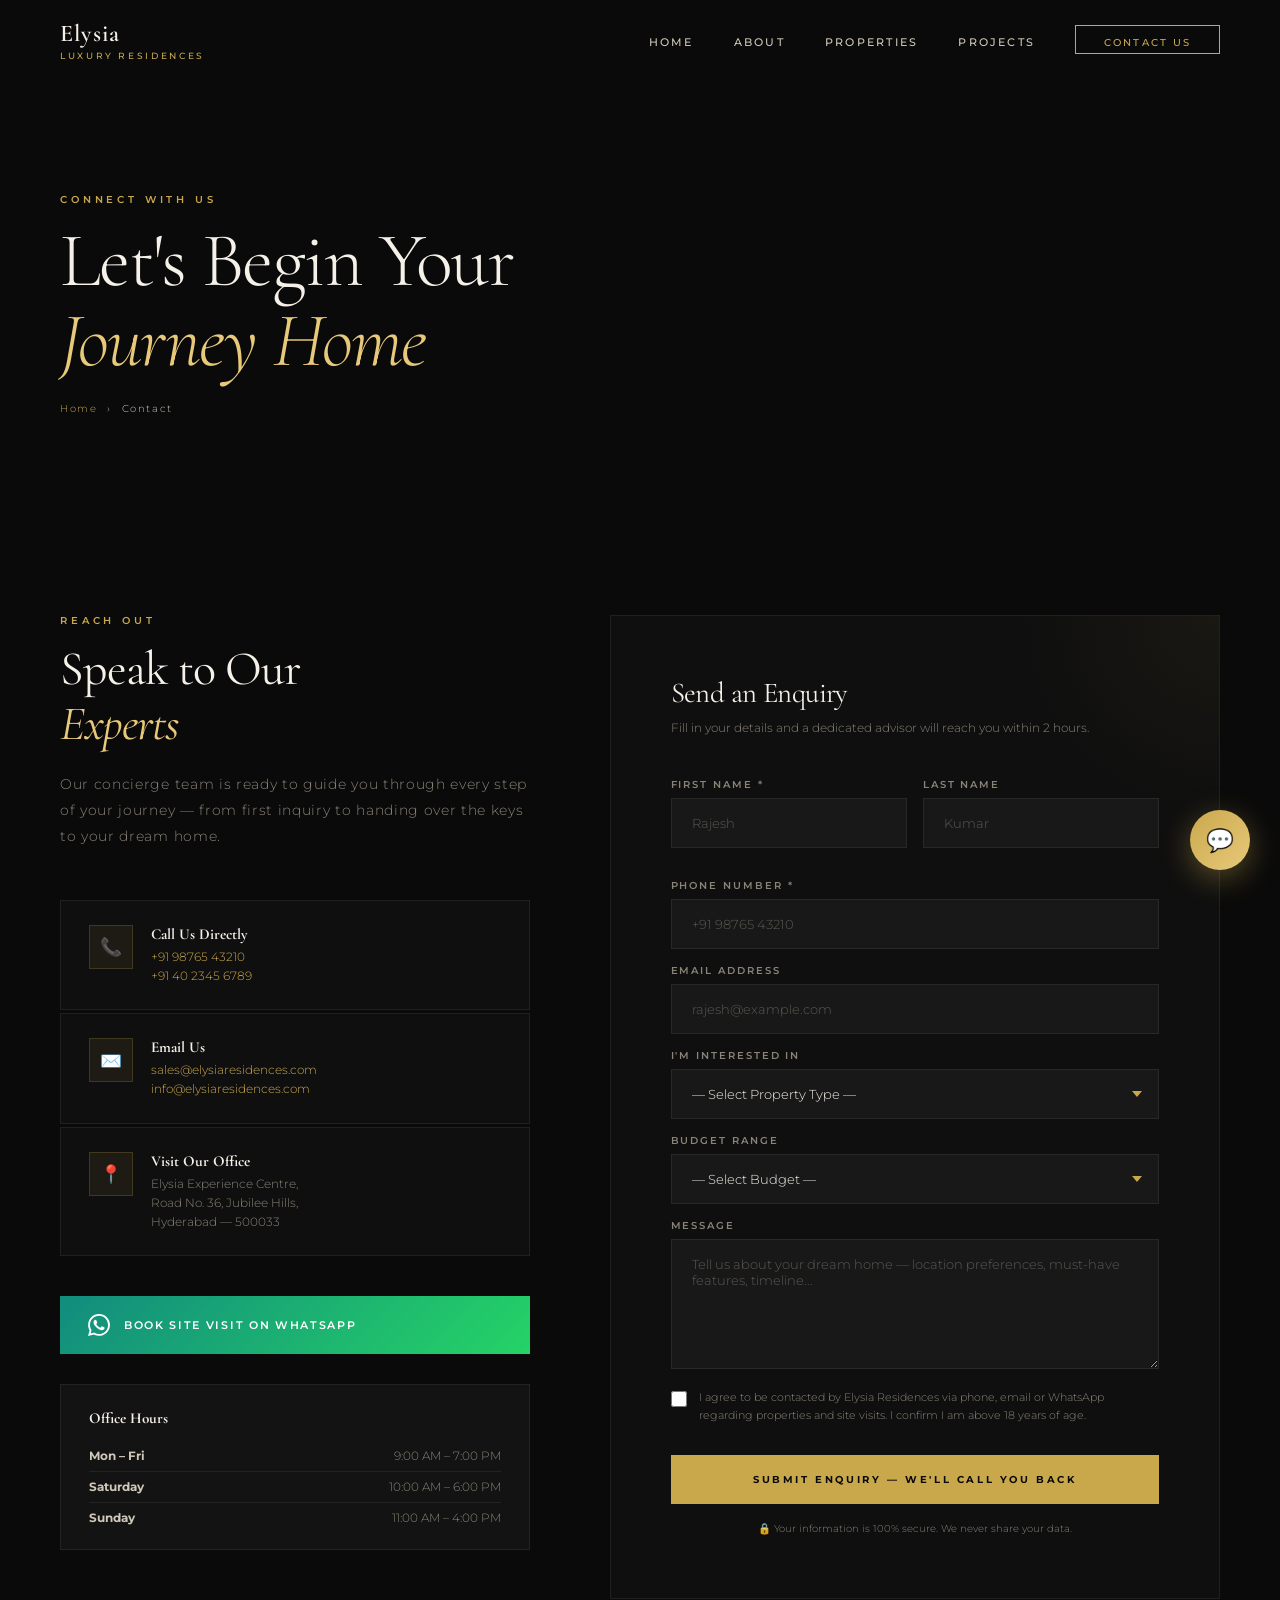
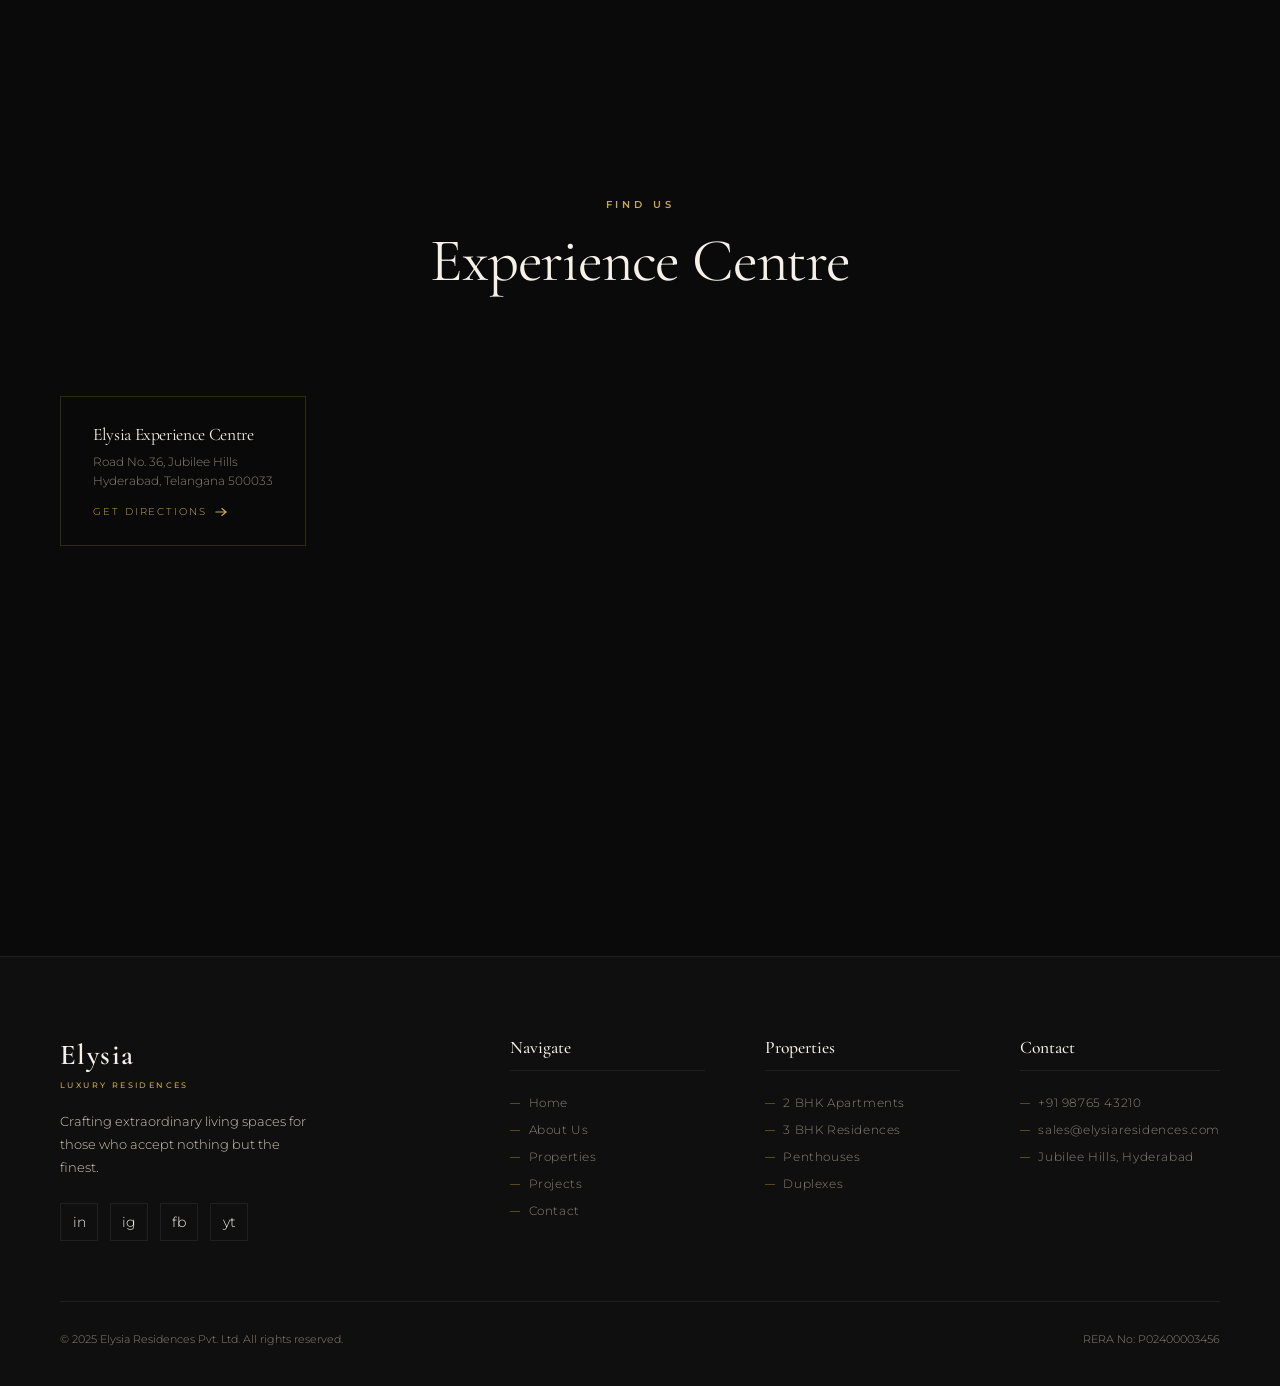
<file: contact.html>
<!DOCTYPE html>
<html lang="en">
<head>
  <meta charset="UTF-8" />
  <meta name="viewport" content="width=device-width, initial-scale=1.0" />
  <title>Contact — Elysia Residences</title>
  <link rel="stylesheet" href="shared.css" />
  <style>
    .page-hero {
      height: 55vh;
      min-height: 400px;
      position: relative;
      display: flex;
      align-items: flex-end;
      padding: 80px 60px;
      overflow: hidden;
    }
    .page-hero-bg {
      position: absolute; inset: 0;
      background:
        linear-gradient(180deg, rgba(10,10,10,0.3) 0%, rgba(10,10,10,0.9) 100%),
        url('https://images.unsplash.com/photo-1497366216548-37526070297c?w=1600&q=80') center/cover no-repeat;
    }
    .page-hero-content { position: relative; z-index: 1; }
    .page-hero-title {
      font-family: var(--font-serif);
      font-size: clamp(3rem, 6vw, 5.5rem);
      font-weight: 300; color: var(--white);
      line-height: 1.05; margin-bottom: 20px;
    }
    .breadcrumb {
      display: flex; align-items: center; gap: 10px;
      font-size: 0.65rem; letter-spacing: 0.15em; color: var(--gray);
    }
    .breadcrumb a { color: var(--gold); }
    .breadcrumb span { color: var(--white2); }

    /* CONTACT SECTION */
    .contact-section {
      padding: 120px 60px 140px;
      display: grid;
      grid-template-columns: 1fr 1.3fr;
      gap: 80px;
      align-items: start;
    }

    /* INFO SIDE */
    .contact-info {
      position: sticky;
      top: 100px;
    }

    .contact-info .section-title {
      font-size: clamp(2rem, 4vw, 3rem);
      margin-bottom: 20px;
    }

    .contact-info .section-sub {
      margin-bottom: 50px;
      max-width: 100%;
    }

    .info-cards {
      display: flex;
      flex-direction: column;
      gap: 3px;
      margin-bottom: 40px;
    }

    .info-card {
      padding: 24px 28px;
      background: var(--bg2);
      border: 1px solid var(--border2);
      display: flex;
      align-items: flex-start;
      gap: 18px;
      transition: var(--transition);
    }

    .info-card:hover {
      border-color: var(--border);
      background: var(--glass2);
    }

    .info-card-icon {
      width: 44px; height: 44px;
      background: var(--glass2);
      border: 1px solid var(--border);
      display: flex;
      align-items: center;
      justify-content: center;
      font-size: 1.1rem;
      flex-shrink: 0;
    }

    .info-card-content h5 {
      font-family: var(--font-serif);
      font-size: 0.95rem;
      color: var(--white);
      margin-bottom: 4px;
    }

    .info-card-content p {
      font-size: 0.75rem;
      color: var(--gray);
      line-height: 1.6;
    }

    .info-card-content a {
      color: var(--gold);
      transition: var(--transition);
    }

    .info-card-content a:hover { color: var(--gold2); }

    .whatsapp-btn {
      display: flex;
      align-items: center;
      gap: 14px;
      padding: 18px 28px;
      background: linear-gradient(135deg, #128c7e, #25d366);
      color: #fff;
      font-size: 0.7rem;
      font-weight: 600;
      letter-spacing: 0.15em;
      text-transform: uppercase;
      border: none;
      cursor: pointer;
      width: 100%;
      transition: var(--transition);
      text-decoration: none;
    }

    .whatsapp-btn:hover {
      background: linear-gradient(135deg, #075e54, #128c7e);
      transform: translateY(-2px);
      box-shadow: 0 10px 30px rgba(37,211,102,0.3);
    }

    .whatsapp-btn svg {
      width: 22px; height: 22px;
      flex-shrink: 0;
    }

    .office-hours {
      margin-top: 30px;
      padding: 24px 28px;
      background: var(--glass);
      border: 1px solid var(--border2);
    }

    .office-hours h5 {
      font-family: var(--font-serif);
      font-size: 0.95rem;
      color: var(--white);
      margin-bottom: 14px;
    }

    .hours-row {
      display: flex;
      justify-content: space-between;
      font-size: 0.72rem;
      padding: 8px 0;
      border-bottom: 1px solid var(--border2);
      color: var(--gray);
    }

    .hours-row:last-child { border: none; padding-bottom: 0; }
    .hours-row strong { color: var(--white2); }

    /* FORM SIDE */
    .contact-form-wrap {
      background: var(--bg2);
      border: 1px solid var(--border2);
      padding: 60px;
      position: relative;
      overflow: hidden;
    }

    .contact-form-wrap::before {
      content: '';
      position: absolute;
      top: 0; right: 0;
      width: 200px; height: 200px;
      background: radial-gradient(circle at top right, rgba(201,168,76,0.06) 0%, transparent 70%);
      pointer-events: none;
    }

    .form-title {
      font-family: var(--font-serif);
      font-size: 1.8rem;
      color: var(--white);
      margin-bottom: 8px;
    }

    .form-sub {
      font-size: 0.75rem;
      color: var(--gray);
      margin-bottom: 40px;
    }

    .form-row {
      display: grid;
      grid-template-columns: 1fr 1fr;
      gap: 16px;
      margin-bottom: 16px;
    }

    .form-group {
      margin-bottom: 16px;
      position: relative;
    }

    .form-group label {
      display: block;
      font-size: 0.6rem;
      font-weight: 600;
      letter-spacing: 0.2em;
      text-transform: uppercase;
      color: var(--gray);
      margin-bottom: 8px;
      transition: var(--transition);
    }

    .form-group:focus-within label {
      color: var(--gold);
    }

    .form-control {
      width: 100%;
      padding: 16px 20px;
      background: var(--glass);
      border: 1px solid var(--border2);
      color: var(--white);
      font-family: var(--font-sans);
      font-size: 0.82rem;
      font-weight: 300;
      outline: none;
      transition: var(--transition);
      -webkit-appearance: none;
    }

    .form-control:focus {
      border-color: var(--gold);
      background: rgba(201,168,76,0.04);
      box-shadow: 0 0 0 3px rgba(201,168,76,0.08);
    }

    .form-control::placeholder {
      color: rgba(138,132,120,0.6);
    }

    textarea.form-control {
      resize: vertical;
      min-height: 130px;
    }

    select.form-control {
      cursor: pointer;
      background-image: url("data:image/svg+xml,%3Csvg xmlns='http://www.w3.org/2000/svg' width='10' height='6'%3E%3Cpath d='M0 0l5 6 5-6z' fill='%23c9a84c'/%3E%3C/svg%3E");
      background-repeat: no-repeat;
      background-position: right 16px center;
      padding-right: 40px;
    }

    .form-consent {
      display: flex;
      align-items: flex-start;
      gap: 12px;
      margin-bottom: 30px;
    }

    .form-consent input {
      width: 16px; height: 16px;
      margin-top: 2px;
      accent-color: var(--gold);
      flex-shrink: 0;
      cursor: pointer;
    }

    .form-consent label {
      font-size: 0.7rem;
      color: var(--gray);
      line-height: 1.6;
      cursor: pointer;
    }

    .form-submit {
      width: 100%;
      padding: 18px;
      background: var(--gold);
      color: var(--bg);
      font-family: var(--font-sans);
      font-size: 0.65rem;
      font-weight: 700;
      letter-spacing: 0.25em;
      text-transform: uppercase;
      border: none;
      cursor: pointer;
      position: relative;
      overflow: hidden;
      transition: var(--transition);
    }

    .form-submit::before {
      content: '';
      position: absolute;
      top: 0; left: -100%;
      width: 100%; height: 100%;
      background: rgba(255,255,255,0.15);
      transition: left 0.4s ease;
    }

    .form-submit:hover {
      background: var(--gold2);
      transform: translateY(-2px);
      box-shadow: 0 10px 40px rgba(201,168,76,0.4);
    }

    .form-submit:hover::before { left: 100%; }

    .form-submit.submitted {
      background: #10b981;
      pointer-events: none;
    }

    .form-note {
      font-size: 0.65rem;
      color: var(--gray);
      text-align: center;
      margin-top: 16px;
    }

    /* MAP SECTION */
    .map-section {
      padding: 0 0 120px;
    }

    .map-header {
      padding: 60px 60px 40px;
      text-align: center;
    }

    .map-container {
      height: 480px;
      position: relative;
      overflow: hidden;
    }

    .map-container iframe {
      width: 100%;
      height: 100%;
      border: none;
      filter: grayscale(0.8) brightness(0.7) contrast(1.1);
      transition: filter 0.5s ease;
    }

    .map-container:hover iframe {
      filter: grayscale(0.3) brightness(0.85);
    }

    .map-overlay-card {
      position: absolute;
      top: 40px; left: 60px;
      background: rgba(10,10,10,0.92);
      backdrop-filter: blur(20px);
      border: 1px solid var(--border);
      padding: 28px 32px;
      max-width: 280px;
    }

    .map-overlay-card h4 {
      font-family: var(--font-serif);
      font-size: 1.1rem;
      color: var(--white);
      margin-bottom: 8px;
    }

    .map-overlay-card p {
      font-size: 0.72rem;
      color: var(--gray);
      line-height: 1.6;
      margin-bottom: 16px;
    }

    .map-get-directions {
      font-size: 0.6rem;
      letter-spacing: 0.2em;
      text-transform: uppercase;
      color: var(--gold);
      display: flex;
      align-items: center;
      gap: 8px;
    }

    /* SUCCESS MSG */
    .success-message {
      display: none;
      padding: 20px;
      background: rgba(16,185,129,0.1);
      border: 1px solid rgba(16,185,129,0.3);
      color: #10b981;
      font-size: 0.8rem;
      text-align: center;
      margin-top: 16px;
    }

    .success-message.show { display: block; }

    @media (max-width: 1024px) {
      .contact-section { grid-template-columns: 1fr; gap: 50px; padding: 80px 30px 100px; }
      .contact-info { position: relative; top: 0; }
      .contact-form-wrap { padding: 40px 30px; }
      .map-section { padding: 0 0 80px; }
      .map-header { padding: 40px 30px 30px; }
      .map-container { height: 400px; }
      .map-overlay-card { left: 20px; top: 20px; }
    }

    @media (max-width: 768px) {
      .page-hero { padding: 60px 20px; }
      .contact-section { padding: 60px 20px 80px; }
      .form-row { grid-template-columns: 1fr; }
      .contact-form-wrap { padding: 30px 20px; }
      .map-header { padding: 30px 20px 20px; }
      .map-container { height: 350px; }
      .map-overlay-card { display: none; }
    }
  </style>
</head>
<body>

<nav class="navbar">
  <div class="navbar-logo">
    <span class="logo-name">Elysia</span>
    <span class="logo-tag">Luxury Residences</span>
  </div>
  <ul class="navbar-links">
    <li><a href="index.html">Home</a></li>
    <li><a href="about.html">About</a></li>
    <li><a href="properties.html">Properties</a></li>
    <li><a href="projects.html">Projects</a></li>
    <li><a href="contact.html" class="active navbar-cta">Contact Us</a></li>
  </ul>
  <div class="hamburger"><span></span><span></span><span></span></div>
</nav>

<div class="mobile-menu">
  <a href="index.html">Home</a>
  <a href="about.html">About</a>
  <a href="properties.html">Properties</a>
  <a href="projects.html">Projects</a>
  <a href="contact.html">Contact</a>
</div>

<!-- PAGE HERO -->
<section class="page-hero">
  <div class="page-hero-bg"></div>
  <div class="page-hero-content fade-in">
    <span class="section-label">Connect With Us</span>
    <h1 class="page-hero-title">Let's Begin Your<br><em style="font-style:italic;color:var(--gold2)">Journey Home</em></h1>
    <div class="breadcrumb">
      <a href="index.html">Home</a>
      <span>›</span>
      <span>Contact</span>
    </div>
  </div>
</section>

<!-- CONTACT SECTION -->
<section class="contact-section">

  <!-- INFO -->
  <div class="contact-info">
    <span class="section-label fade-in">Reach Out</span>
    <h2 class="section-title fade-in">Speak to Our<br><em style="font-style:italic;color:var(--gold2)">Experts</em></h2>
    <p class="section-sub fade-in">Our concierge team is ready to guide you through every step of your journey — from first inquiry to handing over the keys to your dream home.</p>

    <div class="info-cards fade-in">
      <div class="info-card">
        <div class="info-card-icon">📞</div>
        <div class="info-card-content">
          <h5>Call Us Directly</h5>
          <p><a href="tel:+919876543210">+91 98765 43210</a><br>
          <a href="tel:+914023456789">+91 40 2345 6789</a></p>
        </div>
      </div>
      <div class="info-card">
        <div class="info-card-icon">✉️</div>
        <div class="info-card-content">
          <h5>Email Us</h5>
          <p><a href="mailto:sales@elysiaresidences.com">sales@elysiaresidences.com</a><br>
          <a href="mailto:info@elysiaresidences.com">info@elysiaresidences.com</a></p>
        </div>
      </div>
      <div class="info-card">
        <div class="info-card-icon">📍</div>
        <div class="info-card-content">
          <h5>Visit Our Office</h5>
          <p>Elysia Experience Centre,<br>Road No. 36, Jubilee Hills,<br>Hyderabad — 500033</p>
        </div>
      </div>
    </div>

    <a href="https://wa.me/919876543210?text=Hi,%20I%27m%20interested%20in%20booking%20a%20site%20visit%20for%20Elysia%20Residences" class="whatsapp-btn" target="_blank">
      <svg viewBox="0 0 24 24" fill="currentColor">
        <path d="M17.472 14.382c-.297-.149-1.758-.867-2.03-.967-.273-.099-.471-.148-.67.15-.197.297-.767.966-.94 1.164-.173.199-.347.223-.644.075-.297-.15-1.255-.463-2.39-1.475-.883-.788-1.48-1.761-1.653-2.059-.173-.297-.018-.458.13-.606.134-.133.298-.347.446-.52.149-.174.198-.298.298-.497.099-.198.05-.371-.025-.52-.075-.149-.669-1.612-.916-2.207-.242-.579-.487-.5-.669-.51-.173-.008-.371-.01-.57-.01-.198 0-.52.074-.792.372-.272.297-1.04 1.016-1.04 2.479 0 1.462 1.065 2.875 1.213 3.074.149.198 2.096 3.2 5.077 4.487.709.306 1.262.489 1.694.625.712.227 1.36.195 1.871.118.571-.085 1.758-.719 2.006-1.413.248-.694.248-1.289.173-1.413-.074-.124-.272-.198-.57-.347m-5.421 7.403h-.004a9.87 9.87 0 01-5.031-1.378l-.361-.214-3.741.982.998-3.648-.235-.374a9.86 9.86 0 01-1.51-5.26c.001-5.45 4.436-9.884 9.888-9.884 2.64 0 5.122 1.03 6.988 2.898a9.825 9.825 0 012.893 6.994c-.003 5.45-4.437 9.884-9.885 9.884m8.413-18.297A11.815 11.815 0 0012.05 0C5.495 0 .16 5.335.157 11.892c0 2.096.547 4.142 1.588 5.945L.057 24l6.305-1.654a11.882 11.882 0 005.683 1.448h.005c6.554 0 11.89-5.335 11.893-11.893a11.821 11.821 0 00-3.48-8.413z"/>
      </svg>
      Book Site Visit on WhatsApp
    </a>

    <div class="office-hours fade-in">
      <h5>Office Hours</h5>
      <div class="hours-row"><strong>Mon – Fri</strong><span>9:00 AM – 7:00 PM</span></div>
      <div class="hours-row"><strong>Saturday</strong><span>10:00 AM – 6:00 PM</span></div>
      <div class="hours-row"><strong>Sunday</strong><span>11:00 AM – 4:00 PM</span></div>
    </div>
  </div>

  <!-- FORM -->
  <div class="contact-form-wrap fade-in-right">
    <h3 class="form-title">Send an Enquiry</h3>
    <p class="form-sub">Fill in your details and a dedicated advisor will reach you within 2 hours.</p>

    <form id="contactForm" novalidate>
      <div class="form-row">
        <div class="form-group">
          <label for="firstName">First Name *</label>
          <input type="text" id="firstName" class="form-control" placeholder="Rajesh" required />
        </div>
        <div class="form-group">
          <label for="lastName">Last Name</label>
          <input type="text" id="lastName" class="form-control" placeholder="Kumar" />
        </div>
      </div>

      <div class="form-group">
        <label for="phone">Phone Number *</label>
        <input type="tel" id="phone" class="form-control" placeholder="+91 98765 43210" required />
      </div>

      <div class="form-group">
        <label for="email">Email Address</label>
        <input type="email" id="email" class="form-control" placeholder="rajesh@example.com" />
      </div>

      <div class="form-group">
        <label for="interest">I'm Interested In</label>
        <select id="interest" class="form-control">
          <option value="">— Select Property Type —</option>
          <option>2 BHK Apartment</option>
          <option>3 BHK Apartment</option>
          <option>4 BHK Apartment</option>
          <option>Penthouse</option>
          <option>Not decided yet</option>
        </select>
      </div>

      <div class="form-group">
        <label for="budget">Budget Range</label>
        <select id="budget" class="form-control">
          <option value="">— Select Budget —</option>
          <option>₹1 Cr – ₹2 Cr</option>
          <option>₹2 Cr – ₹4 Cr</option>
          <option>₹4 Cr – ₹6 Cr</option>
          <option>₹6 Cr – ₹10 Cr</option>
          <option>₹10 Cr+</option>
        </select>
      </div>

      <div class="form-group">
        <label for="message">Message</label>
        <textarea id="message" class="form-control" placeholder="Tell us about your dream home — location preferences, must-have features, timeline..."></textarea>
      </div>

      <div class="form-consent">
        <input type="checkbox" id="consent" required />
        <label for="consent">I agree to be contacted by Elysia Residences via phone, email or WhatsApp regarding properties and site visits. I confirm I am above 18 years of age.</label>
      </div>

      <button type="submit" class="form-submit" id="submitBtn">
        Submit Enquiry — We'll Call You Back
      </button>

      <p class="form-note">🔒 Your information is 100% secure. We never share your data.</p>
    </form>

    <div class="success-message" id="successMsg">
      ✓ Thank you! Your enquiry has been received. Our advisor will contact you within 2 hours.
    </div>
  </div>

</section>

<!-- MAP -->
<section class="map-section">
  <div class="map-header fade-in">
    <span class="section-label">Find Us</span>
    <h2 class="section-title">Experience Centre</h2>
  </div>

  <div class="map-container fade-in">
    <iframe
      src="https://www.google.com/maps/embed?pb=!1m18!1m12!1m3!1d3806.2734!2d78.4040!3d17.4326!2m3!1f0!2f0!3f0!3m2!1i1024!2i768!4f13.1!3m3!1m2!1s0x3bcb97e48789e4f5%3A0x4a7c19bad5ebef16!2sJubilee+Hills%2C+Hyderabad%2C+Telangana!5e0!3m2!1sen!2sin!4v1700000000000"
      allowfullscreen=""
      loading="lazy"
      referrerpolicy="no-referrer-when-downgrade"
      title="Elysia Residences Location">
    </iframe>
    <div class="map-overlay-card">
      <h4>Elysia Experience Centre</h4>
      <p>Road No. 36, Jubilee Hills<br>Hyderabad, Telangana 500033</p>
      <a href="https://maps.google.com" target="_blank" class="map-get-directions">
        Get Directions
        <svg width="12" height="10" viewBox="0 0 14 10" fill="none"><path d="M1 5h12M8 1l5 4-5 4" stroke="currentColor" stroke-width="1.4" stroke-linecap="round"/></svg>
      </a>
    </div>
  </div>
</section>

<!-- FOOTER -->
<footer class="footer">
  <div class="footer-grid">
    <div class="footer-brand">
      <div class="logo-name">Elysia</div>
      <span class="logo-tag">Luxury Residences</span>
      <p>Crafting extraordinary living spaces for those who accept nothing but the finest.</p>
      <div class="footer-socials">
        <a href="#">in</a><a href="#">ig</a><a href="#">fb</a><a href="#">yt</a>
      </div>
    </div>
    <div class="footer-col">
      <h5>Navigate</h5>
      <ul>
        <li><a href="index.html">Home</a></li>
        <li><a href="about.html">About Us</a></li>
        <li><a href="properties.html">Properties</a></li>
        <li><a href="projects.html">Projects</a></li>
        <li><a href="contact.html">Contact</a></li>
      </ul>
    </div>
    <div class="footer-col">
      <h5>Properties</h5>
      <ul>
        <li><a href="properties.html">2 BHK Apartments</a></li>
        <li><a href="properties.html">3 BHK Residences</a></li>
        <li><a href="properties.html">Penthouses</a></li>
        <li><a href="properties.html">Duplexes</a></li>
      </ul>
    </div>
    <div class="footer-col">
      <h5>Contact</h5>
      <ul>
        <li><a href="tel:+919876543210">+91 98765 43210</a></li>
        <li><a href="mailto:sales@elysiaresidences.com">sales@elysiaresidences.com</a></li>
        <li><a href="#">Jubilee Hills, Hyderabad</a></li>
      </ul>
    </div>
  </div>
  <div class="footer-bottom">
    <span>© 2025 Elysia Residences Pvt. Ltd. All rights reserved.</span>
    <span>RERA No: P02400003456</span>
  </div>
</footer>

<div class="chatbot-wrapper">
  <div class="chatbot-panel" id="chatPanel">
    <div class="chatbot-header">
      <div class="chatbot-avatar">🏛️</div>
      <div class="chatbot-info">
        <h4>Elysia Concierge</h4>
        <p>Online — Typically replies instantly</p>
      </div>
    </div>
    <div class="chatbot-messages" id="chatMessages">
      <div class="chat-msg bot">Welcome to Elysia Residences 🏛️ How may I assist you today?</div>
    </div>
    <div class="chatbot-options">
      <button class="chat-option" data-action="view-apartments"><span class="opt-icon">🏢</span> View Apartments</button>
      <button class="chat-option" data-action="book-visit"><span class="opt-icon">📅</span> Book Site Visit</button>
      <button class="chat-option" data-action="pricing"><span class="opt-icon">💰</span> Pricing Details</button>
      <button class="chat-option" data-action="location"><span class="opt-icon">📍</span> Project Location</button>
      <button class="chat-option" data-action="call"><span class="opt-icon">📞</span> Call Now</button>
    </div>
  </div>
  <button class="chatbot-toggle" id="chatToggle">
    <span class="chat-icon">💬</span>
    <span class="close-icon">✕</span>
  </button>
</div>

<script src="shared.js"></script>
<script>
  // Form submission
  const form = document.getElementById('contactForm');
  const submitBtn = document.getElementById('submitBtn');
  const successMsg = document.getElementById('successMsg');

  form.addEventListener('submit', (e) => {
    e.preventDefault();

    const firstName = document.getElementById('firstName').value.trim();
    const phone = document.getElementById('phone').value.trim();
    const consent = document.getElementById('consent').checked;

    if (!firstName) {
      document.getElementById('firstName').focus();
      document.getElementById('firstName').style.borderColor = '#ef4444';
      setTimeout(() => document.getElementById('firstName').style.borderColor = '', 2000);
      return;
    }

    if (!phone) {
      document.getElementById('phone').focus();
      document.getElementById('phone').style.borderColor = '#ef4444';
      setTimeout(() => document.getElementById('phone').style.borderColor = '', 2000);
      return;
    }

    if (!consent) {
      document.getElementById('consent').style.outline = '2px solid #ef4444';
      setTimeout(() => document.getElementById('consent').style.outline = '', 2000);
      return;
    }

    submitBtn.textContent = 'Submitting…';
    submitBtn.style.pointerEvents = 'none';

    setTimeout(() => {
      submitBtn.textContent = '✓ Enquiry Received!';
      submitBtn.classList.add('submitted');
      successMsg.classList.add('show');
      form.reset();

      setTimeout(() => {
        submitBtn.textContent = 'Submit Enquiry — We\'ll Call You Back';
        submitBtn.classList.remove('submitted');
        submitBtn.style.pointerEvents = '';
        successMsg.classList.remove('show');
      }, 6000);
    }, 1200);
  });

  // Input focus animation
  document.querySelectorAll('.form-control').forEach(input => {
    input.addEventListener('focus', () => {
      input.closest('.form-group')?.classList.add('focused');
    });
    input.addEventListener('blur', () => {
      input.closest('.form-group')?.classList.remove('focused');
    });
  });
</script>
</body>
</html>
</file>
<file: shared.css>
/* ===== SHARED LUXURY STYLES ===== */
@import url('https://fonts.googleapis.com/css2?family=Cormorant+Garamond:ital,wght@0,300;0,400;0,500;0,600;0,700;1,300;1,400&family=Montserrat:wght@200;300;400;500;600;700&display=swap');

:root {
  --bg: #0a0a0a;
  --bg2: #0f0f0f;
  --bg3: #141414;
  --gold: #c9a84c;
  --gold2: #e8c97a;
  --gold3: #f5e0a0;
  --white: #f5f0e8;
  --white2: #d0c8b8;
  --gray: #8a8478;
  --glass: rgba(255,255,255,0.04);
  --glass2: rgba(201,168,76,0.08);
  --border: rgba(201,168,76,0.2);
  --border2: rgba(255,255,255,0.07);
  --shadow: 0 20px 80px rgba(0,0,0,0.8);
  --shadow-gold: 0 0 40px rgba(201,168,76,0.15);
  --font-serif: 'Cormorant Garamond', serif;
  --font-sans: 'Montserrat', sans-serif;
  --nav-h: 80px;
  --transition: all 0.4s cubic-bezier(0.25,0.46,0.45,0.94);
}

*, *::before, *::after { box-sizing: border-box; margin: 0; padding: 0; }

html { scroll-behavior: smooth; font-size: 16px; }

body {
  background: var(--bg);
  color: var(--white);
  font-family: var(--font-sans);
  font-weight: 300;
  overflow-x: hidden;
  cursor: default;
}

/* ===== SCROLLBAR ===== */
::-webkit-scrollbar { width: 4px; }
::-webkit-scrollbar-track { background: var(--bg); }
::-webkit-scrollbar-thumb { background: var(--gold); border-radius: 2px; }

/* ===== SELECTION ===== */
::selection { background: rgba(201,168,76,0.25); color: var(--gold3); }

/* ===== TYPOGRAPHY ===== */
h1, h2, h3, h4 {
  font-family: var(--font-serif);
  font-weight: 400;
  line-height: 1.15;
  letter-spacing: -0.02em;
}

p {
  font-family: var(--font-sans);
  font-weight: 300;
  line-height: 1.8;
  color: var(--white2);
}

a { text-decoration: none; color: inherit; transition: var(--transition); }

img { width: 100%; display: block; }

/* ===== NAVBAR ===== */
.navbar {
  position: fixed;
  top: 0; left: 0; right: 0;
  height: var(--nav-h);
  z-index: 1000;
  display: flex;
  align-items: center;
  justify-content: space-between;
  padding: 0 60px;
  transition: var(--transition);
}

.navbar.scrolled {
  background: rgba(10,10,10,0.95);
  backdrop-filter: blur(20px);
  border-bottom: 1px solid var(--border);
}

.navbar-logo {
  display: flex;
  flex-direction: column;
  gap: 2px;
}

.logo-name {
  font-family: var(--font-serif);
  font-size: 1.5rem;
  font-weight: 600;
  color: var(--white);
  letter-spacing: 0.05em;
}

.logo-tag {
  font-size: 0.55rem;
  font-weight: 500;
  letter-spacing: 0.3em;
  text-transform: uppercase;
  color: var(--gold);
}

.navbar-links {
  display: flex;
  align-items: center;
  gap: 40px;
  list-style: none;
}

.navbar-links a {
  font-size: 0.7rem;
  font-weight: 500;
  letter-spacing: 0.2em;
  text-transform: uppercase;
  color: var(--white2);
  position: relative;
  padding-bottom: 4px;
}

.navbar-links a::after {
  content: '';
  position: absolute;
  bottom: 0; left: 0;
  width: 0; height: 1px;
  background: var(--gold);
  transition: var(--transition);
}

.navbar-links a:hover, .navbar-links a.active {
  color: var(--gold);
}

.navbar-links a:hover::after, .navbar-links a.active::after {
  width: 100%;
}

.navbar-cta {
  padding: 10px 28px;
  border: 1px solid var(--gold);
  color: var(--gold) !important;
  font-size: 0.65rem !important;
  letter-spacing: 0.2em;
  text-transform: uppercase;
  transition: var(--transition) !important;
  background: transparent;
}

.navbar-cta:hover {
  background: var(--gold) !important;
  color: var(--bg) !important;
}

.navbar-cta::after { display: none !important; }

/* Hamburger */
.hamburger {
  display: none;
  flex-direction: column;
  gap: 5px;
  cursor: pointer;
  padding: 8px;
  z-index: 1100;
}

.hamburger span {
  display: block;
  width: 24px;
  height: 1px;
  background: var(--white);
  transition: var(--transition);
  transform-origin: left;
}

.hamburger.open span:nth-child(1) { transform: rotate(45deg); }
.hamburger.open span:nth-child(2) { opacity: 0; transform: translateX(-10px); }
.hamburger.open span:nth-child(3) { transform: rotate(-45deg); }

/* Mobile menu */
.mobile-menu {
  position: fixed;
  top: 0; right: -100%;
  width: 100%;
  height: 100vh;
  background: rgba(10,10,10,0.98);
  backdrop-filter: blur(30px);
  z-index: 1050;
  display: flex;
  flex-direction: column;
  align-items: center;
  justify-content: center;
  gap: 40px;
  transition: right 0.5s cubic-bezier(0.77, 0.2, 0.05, 1);
}

.mobile-menu.open { right: 0; }

.mobile-menu a {
  font-family: var(--font-serif);
  font-size: 2.5rem;
  color: var(--white2);
  transition: var(--transition);
}

.mobile-menu a:hover { color: var(--gold); }

/* ===== GOLD LINE DIVIDER ===== */
.gold-line {
  width: 60px;
  height: 1px;
  background: linear-gradient(90deg, transparent, var(--gold), transparent);
  margin: 0 auto 20px;
}

/* ===== SECTION LABELS ===== */
.section-label {
  font-size: 0.6rem;
  font-weight: 600;
  letter-spacing: 0.4em;
  text-transform: uppercase;
  color: var(--gold);
  margin-bottom: 16px;
  display: block;
}

.section-title {
  font-family: var(--font-serif);
  font-size: clamp(2.2rem, 5vw, 3.8rem);
  color: var(--white);
  margin-bottom: 20px;
}

.section-sub {
  font-size: 0.85rem;
  letter-spacing: 0.05em;
  color: var(--gray);
  max-width: 520px;
  line-height: 1.9;
}

/* ===== BUTTONS ===== */
.btn-primary {
  display: inline-flex;
  align-items: center;
  gap: 12px;
  padding: 16px 40px;
  background: var(--gold);
  color: var(--bg);
  font-family: var(--font-sans);
  font-size: 0.65rem;
  font-weight: 600;
  letter-spacing: 0.25em;
  text-transform: uppercase;
  border: none;
  cursor: pointer;
  position: relative;
  overflow: hidden;
  transition: var(--transition);
}

.btn-primary::before {
  content: '';
  position: absolute;
  top: 0; left: -100%;
  width: 100%; height: 100%;
  background: rgba(255,255,255,0.15);
  transition: left 0.4s ease;
}

.btn-primary:hover::before { left: 100%; }
.btn-primary:hover {
  background: var(--gold2);
  box-shadow: 0 0 40px rgba(201,168,76,0.4), 0 10px 30px rgba(0,0,0,0.5);
  transform: translateY(-2px);
}

.btn-outline {
  display: inline-flex;
  align-items: center;
  gap: 12px;
  padding: 15px 38px;
  border: 1px solid var(--border);
  color: var(--white);
  font-size: 0.65rem;
  font-weight: 500;
  letter-spacing: 0.2em;
  text-transform: uppercase;
  background: transparent;
  cursor: pointer;
  transition: var(--transition);
}

.btn-outline:hover {
  border-color: var(--gold);
  color: var(--gold);
  background: var(--glass2);
}

/* ===== GLASS CARD ===== */
.glass-card {
  background: var(--glass);
  border: 1px solid var(--border2);
  backdrop-filter: blur(20px);
  -webkit-backdrop-filter: blur(20px);
}

/* ===== FADE IN ANIMATION ===== */
.fade-in {
  opacity: 0;
  transform: translateY(40px);
  transition: opacity 0.8s ease, transform 0.8s ease;
}

.fade-in.visible {
  opacity: 1;
  transform: translateY(0);
}

.fade-in-left {
  opacity: 0;
  transform: translateX(-40px);
  transition: opacity 0.8s ease, transform 0.8s ease;
}

.fade-in-left.visible {
  opacity: 1;
  transform: translateX(0);
}

.fade-in-right {
  opacity: 0;
  transform: translateX(40px);
  transition: opacity 0.8s ease, transform 0.8s ease;
}

.fade-in-right.visible {
  opacity: 1;
  transform: translateX(0);
}

/* ===== CHATBOT ===== */
.chatbot-wrapper {
  position: fixed;
  bottom: 30px; right: 30px;
  z-index: 9999;
  display: flex;
  flex-direction: column;
  align-items: flex-end;
  gap: 16px;
}

.chatbot-toggle {
  width: 60px; height: 60px;
  border-radius: 50%;
  background: linear-gradient(135deg, var(--gold), var(--gold2));
  border: none;
  cursor: pointer;
  display: flex;
  align-items: center;
  justify-content: center;
  box-shadow: 0 8px 30px rgba(201,168,76,0.4);
  transition: var(--transition);
  font-size: 1.4rem;
  position: relative;
  z-index: 2;
}

.chatbot-toggle:hover {
  transform: scale(1.08);
  box-shadow: 0 12px 40px rgba(201,168,76,0.5);
}

.chatbot-toggle .chat-icon { display: block; }
.chatbot-toggle .close-icon { display: none; }
.chatbot-toggle.open .chat-icon { display: none; }
.chatbot-toggle.open .close-icon { display: block; }

.chatbot-panel {
  width: 340px;
  border-radius: 16px;
  overflow: hidden;
  background: #111;
  border: 1px solid var(--border);
  box-shadow: 0 30px 80px rgba(0,0,0,0.7), 0 0 0 1px rgba(201,168,76,0.1);
  transform: scale(0.85) translateY(20px);
  transform-origin: bottom right;
  opacity: 0;
  pointer-events: none;
  transition: all 0.35s cubic-bezier(0.34,1.56,0.64,1);
}

.chatbot-panel.open {
  transform: scale(1) translateY(0);
  opacity: 1;
  pointer-events: all;
}

.chatbot-header {
  padding: 20px 22px;
  background: linear-gradient(135deg, #1a1500, #1f1a08);
  border-bottom: 1px solid var(--border);
  display: flex;
  align-items: center;
  gap: 14px;
}

.chatbot-avatar {
  width: 42px; height: 42px;
  border-radius: 50%;
  background: linear-gradient(135deg, var(--gold), var(--gold2));
  display: flex;
  align-items: center;
  justify-content: center;
  font-size: 1.1rem;
  flex-shrink: 0;
}

.chatbot-info h4 {
  font-family: var(--font-serif);
  font-size: 1rem;
  font-weight: 500;
  color: var(--white);
  margin-bottom: 2px;
}

.chatbot-info p {
  font-size: 0.65rem;
  color: var(--gold);
  letter-spacing: 0.1em;
}

.chatbot-info p::before {
  content: '●';
  margin-right: 5px;
  font-size: 0.5rem;
}

.chatbot-messages {
  height: 260px;
  overflow-y: auto;
  padding: 20px;
  display: flex;
  flex-direction: column;
  gap: 12px;
  scrollbar-width: thin;
  scrollbar-color: var(--gold) transparent;
}

.chat-msg {
  max-width: 88%;
  padding: 10px 14px;
  border-radius: 12px;
  font-size: 0.78rem;
  line-height: 1.5;
  animation: msgIn 0.3s ease;
}

@keyframes msgIn {
  from { opacity: 0; transform: translateY(10px) scale(0.95); }
  to { opacity: 1; transform: translateY(0) scale(1); }
}

.chat-msg.bot {
  background: var(--glass);
  border: 1px solid var(--border2);
  color: var(--white2);
  border-radius: 4px 12px 12px 12px;
  align-self: flex-start;
}

.chat-msg.user {
  background: linear-gradient(135deg, var(--gold), var(--gold2));
  color: var(--bg);
  border-radius: 12px 12px 4px 12px;
  align-self: flex-end;
  font-weight: 500;
}

.chatbot-options {
  padding: 16px 20px;
  display: flex;
  flex-direction: column;
  gap: 8px;
  border-top: 1px solid var(--border2);
}

.chat-option {
  padding: 10px 14px;
  background: var(--glass);
  border: 1px solid var(--border2);
  border-radius: 8px;
  color: var(--white2);
  font-size: 0.72rem;
  font-weight: 400;
  letter-spacing: 0.03em;
  cursor: pointer;
  transition: var(--transition);
  text-align: left;
  display: flex;
  align-items: center;
  gap: 8px;
}

.chat-option:hover {
  border-color: var(--gold);
  color: var(--gold);
  background: var(--glass2);
}

.chat-option .opt-icon { font-size: 0.85rem; }

/* ===== FOOTER ===== */
.footer {
  background: var(--bg2);
  border-top: 1px solid var(--border2);
  padding: 80px 60px 40px;
}

.footer-grid {
  display: grid;
  grid-template-columns: 2fr 1fr 1fr 1fr;
  gap: 60px;
  margin-bottom: 60px;
}

.footer-brand .logo-name {
  font-size: 1.8rem;
  margin-bottom: 8px;
}

.footer-brand .logo-tag {
  font-size: 0.5rem;
  margin-bottom: 20px;
  display: block;
}

.footer-brand p {
  font-size: 0.8rem;
  max-width: 260px;
  margin-bottom: 24px;
}

.footer-socials {
  display: flex;
  gap: 12px;
}

.footer-socials a {
  width: 38px; height: 38px;
  border: 1px solid var(--border2);
  display: flex;
  align-items: center;
  justify-content: center;
  font-size: 0.85rem;
  transition: var(--transition);
}

.footer-socials a:hover {
  border-color: var(--gold);
  color: var(--gold);
  background: var(--glass2);
}

.footer-col h5 {
  font-family: var(--font-serif);
  font-size: 1.1rem;
  font-weight: 500;
  color: var(--white);
  margin-bottom: 24px;
  padding-bottom: 12px;
  border-bottom: 1px solid var(--border2);
}

.footer-col ul { list-style: none; display: flex; flex-direction: column; gap: 12px; }

.footer-col ul a {
  font-size: 0.75rem;
  color: var(--gray);
  letter-spacing: 0.05em;
  display: flex;
  align-items: center;
  gap: 8px;
}

.footer-col ul a::before {
  content: '—';
  color: var(--gold);
  font-size: 0.6rem;
}

.footer-col ul a:hover { color: var(--gold); }

.footer-bottom {
  border-top: 1px solid var(--border2);
  padding-top: 30px;
  display: flex;
  align-items: center;
  justify-content: space-between;
  font-size: 0.7rem;
  color: var(--gray);
}

/* ===== MEDIA QUERIES ===== */
@media (max-width: 1024px) {
  .navbar { padding: 0 30px; }
  .footer { padding: 60px 30px 30px; }
  .footer-grid { grid-template-columns: 1fr 1fr; gap: 40px; }
}

@media (max-width: 768px) {
  :root { --nav-h: 65px; }
  .navbar { padding: 0 20px; }
  .navbar-links { display: none; }
  .hamburger { display: flex; }
  .footer { padding: 50px 20px 24px; }
  .footer-grid { grid-template-columns: 1fr; gap: 30px; }
  .footer-bottom { flex-direction: column; gap: 12px; text-align: center; }
  .chatbot-wrapper { bottom: 20px; right: 20px; }
  .chatbot-panel { width: 300px; }
}
</file>
